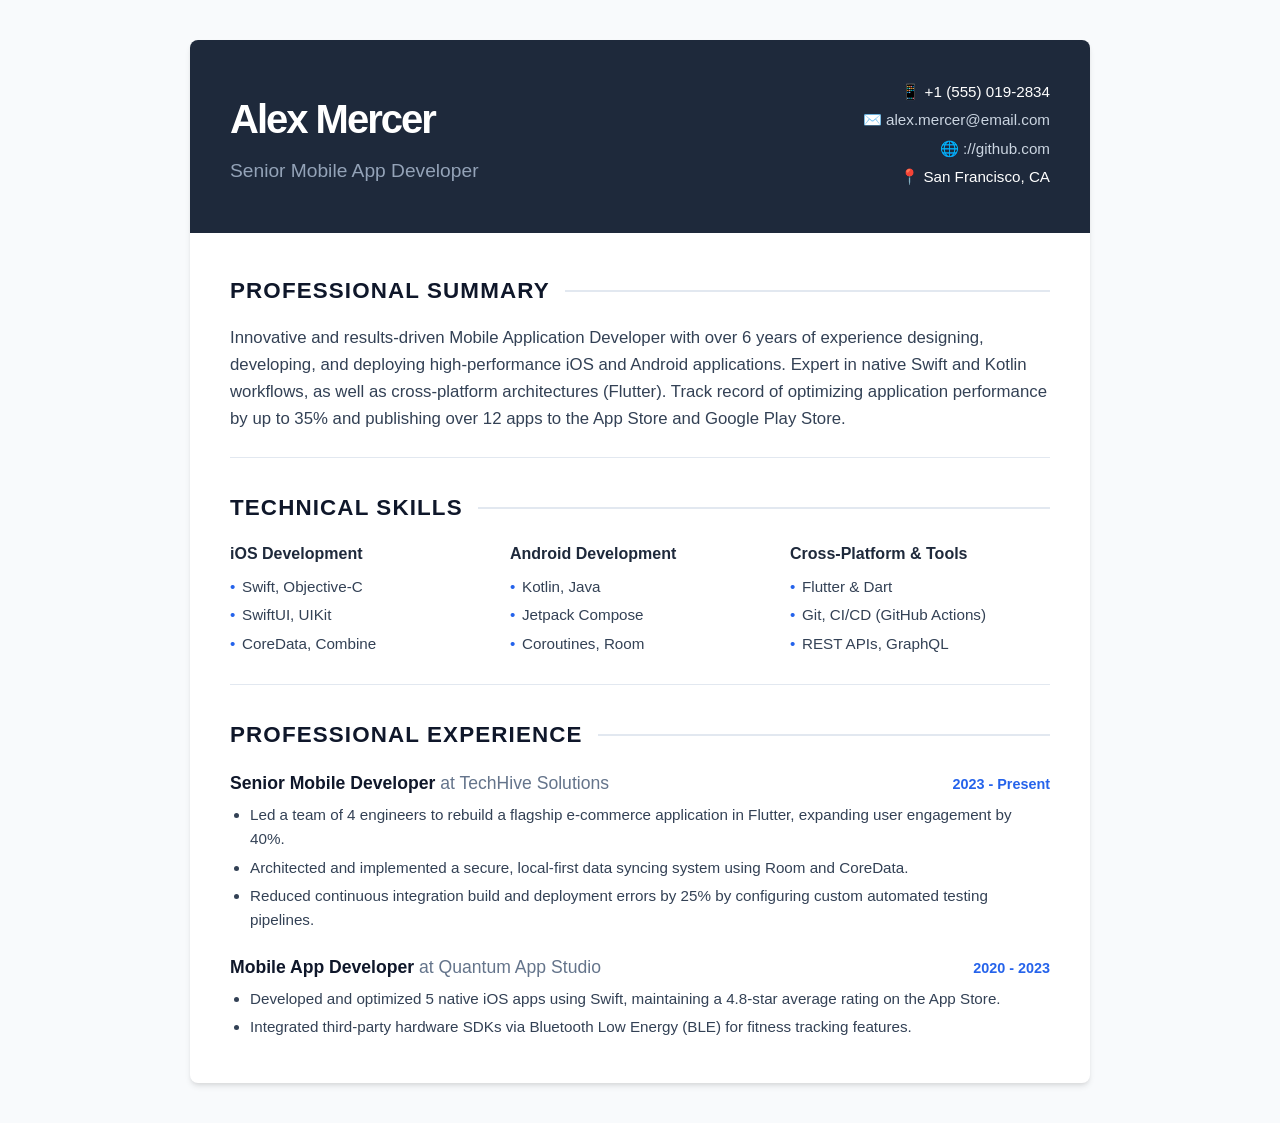
<file: project_no1.html>
<!DOCTYPE html>
<html lang="en">
<head>
    <meta charset="UTF-8">
    <meta name="viewport" content="width=device-width, initial-scale=1.0">
    <title>Alex Mercer | Senior Mobile App Developer CV</title>
    <style>
        /* Base Reset & Variables */
        :root {
            --primary: #1e293b;
            --secondary: #0f172a;
            --accent: #2563eb;
            --text-main: #334155;
            --text-light: #64748b;
            --bg: #f8fafc;
        }

        * {
            margin: 0;
            padding: 0;
            box-sizing: border-box;
        }

        body {
            font-family: -apple-system, BlinkMacSystemFont, "Segoe UI", Roboto, Helvetica, Arial, sans-serif;
            line-height: 1.6;
            background-color: var(--bg);
            color: var(--text-main);
            padding: 40px 20px;
        }

        /* CV Container */
        .cv-container {
            max-width: 900px;
            margin: 0 auto;
            background: #ffffff;
            box-shadow: 0 4px 6px -1px rgba(0, 0, 0, 0.1), 0 2px 4px -1px rgba(0, 0, 0, 0.06);
            border-radius: 8px;
            overflow: hidden;
        }

        /* Header Section */
        header {
            background-color: var(--primary);
            color: #ffffff;
            padding: 40px;
            display: flex;
            justify-content: space-between;
            align-items: center;
            flex-wrap: wrap;
            gap: 20px;
        }

        .header-title h1 {
            font-size: 2.5rem;
            font-weight: 700;
            letter-spacing: -0.05em;
            margin-bottom: 5px;
        }

        .header-title p {
            font-size: 1.2rem;
            color: #94a3b8;
            font-weight: 500;
        }

        .contact-info {
            font-size: 0.95rem;
            text-align: right;
        }

        .contact-info p {
            margin-bottom: 4px;
        }

        .contact-info a {
            color: #cbd5e1;
            text-decoration: none;
        }

        .contact-info a:hover {
            color: #ffffff;
            text-decoration: underline;
        }

        /* Main Content Layout */
        .main-content {
            padding: 40px;
            display: grid;
            grid-template-columns: 1fr;
            gap: 32px;
        }

        /* Section Styling */
        section {
            border-bottom: 1px solid #e2e8f0;
            padding-bottom: 24px;
        }

        section:last-child {
            border-bottom: none;
            padding-bottom: 0;
        }

        h2 {
            font-size: 1.4rem;
            color: var(--secondary);
            margin-bottom: 16px;
            text-transform: uppercase;
            letter-spacing: 0.05em;
            display: flex;
            align-items: center;
        }

        h2::after {
            content: '';
            flex: 1;
            margin-left: 15px;
            height: 2px;
            background-color: #e2e8f0;
        }

        p.summary {
            font-size: 1.05rem;
            color: var(--text-main);
        }

        /* Grid for Skills */
        .skills-grid {
            display: grid;
            grid-template-columns: repeat(auto-fit, minmax(200px, 1fr));
            gap: 20px;
        }

        .skills-category h3 {
            font-size: 1rem;
            color: var(--primary);
            margin-bottom: 8px;
        }

        .skills-category ul {
            list-style: none;
        }

        .skills-category li {
            font-size: 0.95rem;
            margin-bottom: 4px;
            color: var(--text-main);
            padding-left: 12px;
            position: relative;
        }

        .skills-category li::before {
            content: "•";
            color: var(--accent);
            position: absolute;
            left: 0;
        }

        /* Experience & Education Items */
        .timeline-item {
            margin-bottom: 20px;
        }

        .timeline-item:last-child {
            margin-bottom: 0;
        }

        .timeline-header {
            display: flex;
            justify-content: space-between;
            align-items: baseline;
            flex-wrap: wrap;
            margin-bottom: 6px;
        }

        .job-title {
            font-size: 1.1rem;
            font-weight: 600;
            color: var(--secondary);
        }

        .job-title span {
            font-weight: 400;
            color: var(--text-light);
        }

        .timeline-date {
            font-size: 0.9rem;
            color: var(--accent);
            font-weight: 600;
        }

        .timeline-item ul {
            padding-left: 20px;
            margin-top: 6px;
        }

        .timeline-item li {
            font-size: 0.95rem;
            margin-bottom: 4px;
            color: var(--text-main);
        }

        /* Responsive Breakpoints */
        @media (max-width: 768px) {
            body {
                padding: 10px;
            }
            header {
                flex-direction: column;
                align-items: flex-start;
                padding: 24px;
            }
            .contact-info {
                text-align: left;
                font-size: 0.9rem;
            }
            .main-content {
                padding: 24px;
            }
            .header-title h1 {
                font-size: 2rem;
            }
        }
    </style>
</head>
<body>

    <div class="cv-container">
        <!-- Header -->
        <header>
            <div class="header-title">
                <h1>Alex Mercer</h1>
                <p>Senior Mobile App Developer</p>
            </div>
            <div class="contact-info">
                <p>📱 +1 (555) 019-2834</p>
                <p>✉️ <a href="mailto:alex.mercer@email.com">alex.mercer@email.com</a></p>
                <p>🌐 <a href="https://github.com" target="_blank">://github.com</a></p>
                <p>📍 San Francisco, CA</p>
            </div>
        </header>

        <!-- Main Content -->
        <div class="main-content">
            
            <!-- Summary -->
            <section id="profile">
                <h2>Professional Summary</h2>
                <p class="summary">
                    Innovative and results-driven Mobile Application Developer with over 6 years of experience designing, developing, and deploying high-performance iOS and Android applications. Expert in native Swift and Kotlin workflows, as well as cross-platform architectures (Flutter). Track record of optimizing application performance by up to 35% and publishing over 12 apps to the App Store and Google Play Store.
                </p>
            </section>

            <!-- Technical Skills -->
            <section id="skills">
                <h2>Technical Skills</h2>
                <div class="skills-grid">
                    <div class="skills-category">
                        <h3>iOS Development</h3>
                        <ul>
                            <li>Swift, Objective-C</li>
                            <li>SwiftUI, UIKit</li>
                            <li>CoreData, Combine</li>
                        </ul>
                    </div>
                    <div class="skills-category">
                        <h3>Android Development</h3>
                        <ul>
                            <li>Kotlin, Java</li>
                            <li>Jetpack Compose</li>
                            <li>Coroutines, Room</li>
                        </ul>
                    </div>
                    <div class="skills-category">
                        <h3>Cross-Platform & Tools</h3>
                        <ul>
                            <li>Flutter & Dart</li>
                            <li>Git, CI/CD (GitHub Actions)</li>
                            <li>REST APIs, GraphQL</li>
                        </ul>
                    </div>
                </div>
            </section>

            <!-- Work Experience -->
            <section id="experience">
                <h2>Professional Experience</h2>
                
                <div class="timeline-item">
                    <div class="timeline-header">
                        <div class="job-title">Senior Mobile Developer <span>at TechHive Solutions</span></div>
                        <div class="timeline-date">2023 - Present</div>
                    </div>
                    <ul>
                        <li>Led a team of 4 engineers to rebuild a flagship e-commerce application in Flutter, expanding user engagement by 40%.</li>
                        <li>Architected and implemented a secure, local-first data syncing system using Room and CoreData.</li>
                        <li>Reduced continuous integration build and deployment errors by 25% by configuring custom automated testing pipelines.</li>
                    </ul>
                </div>

                <div class="timeline-item">
                    <div class="timeline-header">
                        <div class="job-title">Mobile App Developer <span>at Quantum App Studio</span></div>
                        <div class="timeline-date">2020 - 2023</div>
                    </div>
                    <ul>
                        <li>Developed and optimized 5 native iOS apps using Swift, maintaining a 4.8-star average rating on the App Store.</li>
                        <li>Integrated third-party hardware SDKs via Bluetooth Low Energy (BLE) for fitness tracking features.</li>
</file>
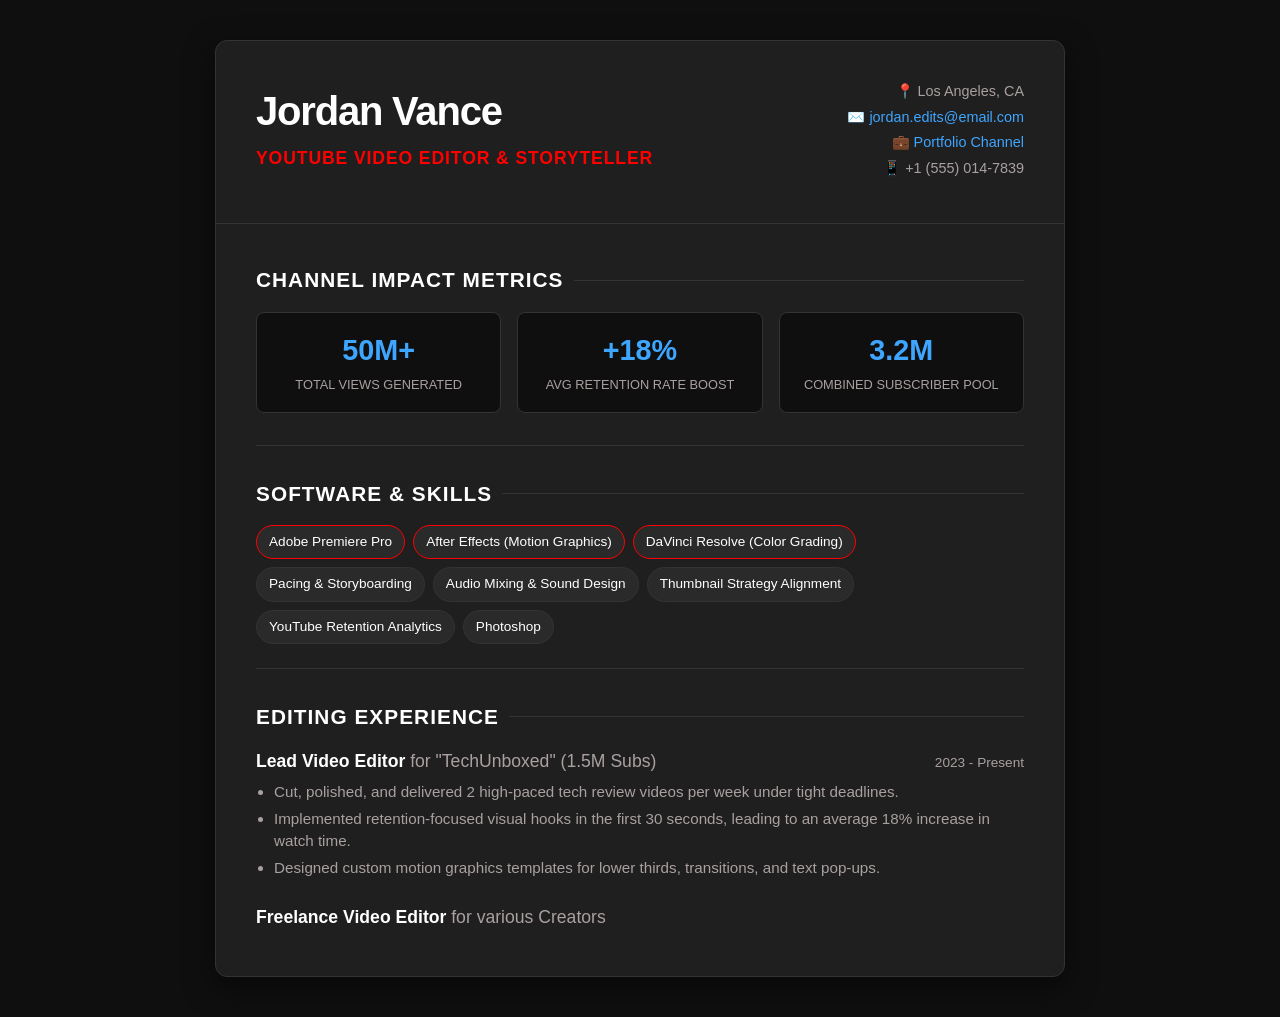
<file: project_no2.html>
<!DOCTYPE html>
<html lang="en">
<head>
    <meta charset="UTF-8">
    <meta name="viewport" content="width=device-width, initial-scale=1.0">
    <title>Jordan Vance | Professional YouTube Editor CV</title>
    <style>
        /* Base Reset & Design Tokens */
        :root {
            --bg-dark: #0f0f0f;
            --bg-card: #1f1f1f;
            --accent-red: #ff0000;
            --accent-blue: #3ea6ff;
            --text-primary: #ffffff;
            --text-secondary: #aaa0a0;
            --border: #333333;
        }

        * {
            margin: 0;
            padding: 0;
            box-sizing: border-box;
        }

        body {
            font-family: -apple-system, BlinkMacSystemFont, "Segoe UI", Roboto, Helvetica, Arial, sans-serif;
            background-color: var(--bg-dark);
            color: var(--text-primary);
            line-height: 1.5;
            padding: 40px 20px;
        }

        /* Container */
        .cv-wrapper {
            max-width: 850px;
            margin: 0 auto;
            background-color: var(--bg-card);
            border: 1px solid var(--border);
            border-radius: 12px;
            overflow: hidden;
            box-shadow: 0 10px 30px rgba(0,0,0,0.5);
        }

        /* Header Section */
        header {
            padding: 40px;
            border-bottom: 1px solid var(--border);
            display: flex;
            justify-content: space-between;
            align-items: flex-start;
            flex-wrap: wrap;
            gap: 20px;
        }

        .header-main h1 {
            font-size: 2.5rem;
            font-weight: 800;
            letter-spacing: -0.03em;
            margin-bottom: 4px;
        }

        .header-main p {
            font-size: 1.1rem;
            color: var(--accent-red);
            font-weight: 600;
            text-transform: uppercase;
            letter-spacing: 0.05em;
        }

        .contact-details {
            font-size: 0.9rem;
            color: var(--text-secondary);
            text-align: right;
        }

        .contact-details p {
            margin-bottom: 4px;
        }

        .contact-details a {
            color: var(--accent-blue);
            text-decoration: none;
        }

        .contact-details a:hover {
            text-decoration: underline;
        }

        /* Main Grid */
        .content-body {
            padding: 40px;
            display: grid;
            grid-template-columns: 1fr;
            gap: 32px;
        }

        section {
            border-bottom: 1px solid var(--border);
            padding-bottom: 24px;
        }

        section:last-child {
            border-bottom: none;
            padding-bottom: 0;
        }

        h2 {
            font-size: 1.3rem;
            color: var(--text-primary);
            margin-bottom: 16px;
            text-transform: uppercase;
            letter-spacing: 0.05em;
            display: flex;
            align-items: center;
            gap: 10px;
        }

        h2::after {
            content: '';
            flex: 1;
            height: 1px;
            background-color: var(--border);
        }

        /* Highlights Row */
        .metrics-bar {
            display: grid;
            grid-template-columns: repeat(auto-fit, minmax(150px, 1fr));
            gap: 16px;
            margin-bottom: 8px;
        }

        .metric-card {
            background-color: var(--bg-dark);
            border: 1px solid var(--border);
            border-radius: 8px;
            padding: 16px;
            text-align: center;
        }

        .metric-card .num {
            font-size: 1.8rem;
            font-weight: 700;
            color: var(--accent-blue);
            display: block;
        }

        .metric-card .label {
            font-size: 0.8rem;
            color: var(--text-secondary);
            text-transform: uppercase;
        }

        /* Skill Badges */
        .skills-container {
            display: flex;
            flex-wrap: wrap;
            gap: 8px;
        }

        .badge {
            background-color: #2a2a2a;
            color: var(--text-primary);
            padding: 6px 12px;
            border-radius: 20px;
            font-size: 0.85rem;
            border: 1px solid var(--border);
        }

        .badge.expert {
            border-color: var(--accent-red);
        }

        /* Experience Elements */
        .job-entry {
            margin-bottom: 24px;
        }

        .job-entry:last-child {
            margin-bottom: 0;
        }

        .job-meta {
            display: flex;
            justify-content: space-between;
            align-items: baseline;
            flex-wrap: wrap;
            margin-bottom: 6px;
        }

        .job-title {
            font-size: 1.1rem;
            font-weight: 700;
        }

        .job-title span {
            font-weight: 400;
            color: var(--text-secondary);
        }

        .job-date {
            font-size: 0.85rem;
            color: var(--text-secondary);
        }

        .job-entry ul {
            padding-left: 18px;
        }

        .job-entry li {
            font-size: 0.95rem;
            color: var(--text-secondary);
            margin-bottom: 4px;
        }

        /* Portfolio Links */
        .portfolio-grid {
            display: grid;
            grid-template-columns: repeat(auto-fit, minmax(220px, 1fr));
            gap: 16px;
        }

        .portfolio-item {
            background-color: var(--bg-dark);
            border: 1px solid var(--border);
            border-radius: 8px;
            padding: 16px;
            text-decoration: none;
            color: inherit;
            transition: transform 0.2s, border-color 0.2s;
        }

        .portfolio-item:hover {
            transform: translateY(-2px);
            border-color: var(--accent-blue);
        }

        .portfolio-item h3 {
            font-size: 0.95rem;
            margin-bottom: 4px;
        }

        .portfolio-item p {
            font-size: 0.8rem;
            color: var(--text-secondary);
        }

        /* Responsive Breakpoints */
        @media (max-width: 600px) {
            header {
                flex-direction: column;
                align-items: flex-start;
                padding: 24px;
            }
            .contact-details {
                text-align: left;
            }
            .content-body {
                padding: 24px;
            }
            .header-main h1 {
                font-size: 2rem;
            }
        }
    </style>
</head>
<body>

    <div class="cv-wrapper">
        <!-- Header Section -->
        <header>
            <div class="header-main">
                <h1>Jordan Vance</h1>
                <p>YouTube Video Editor & Storyteller</p>
            </div>
            <div class="contact-details">
                <p>📍 Los Angeles, CA</p>
                <p>✉️ <a href="mailto:jordan.edits@email.com">jordan.edits@email.com</a></p>
                <p>💼 <a href="https://youtube.com" target="_blank">Portfolio Channel</a></p>
                <p>📱 +1 (555) 014-7839</p>
            </div>
        </header>

        <!-- Main Content -->
        <div class="content-body">
            
            <!-- Key Video Metrics -->
            <section id="metrics">
                <h2>Channel Impact Metrics</h2>
                <div class="metrics-bar">
                    <div class="metric-card">
                        <span class="num">50M+</span>
                        <span class="label">Total Views Generated</span>
                    </div>
                    <div class="metric-card">
                        <span class="num">+18%</span>
                        <span class="label">Avg Retention Rate Boost</span>
                    </div>
                    <div class="metric-card">
                        <span class="num">3.2M</span>
                        <span class="label">Combined Subscriber Pool</span>
                    </div>
                </div>
            </section>

            <!-- Skills Section -->
            <section id="skills">
                <h2>Software & Skills</h2>
                <div class="skills-container">
                    <span class="badge expert">Adobe Premiere Pro</span>
                    <span class="badge expert">After Effects (Motion Graphics)</span>
                    <span class="badge expert">DaVinci Resolve (Color Grading)</span>
                    <span class="badge">Pacing & Storyboarding</span>
                    <span class="badge">Audio Mixing & Sound Design</span>
                    <span class="badge">Thumbnail Strategy Alignment</span>
                    <span class="badge">YouTube Retention Analytics</span>
                    <span class="badge">Photoshop</span>
                </div>
            </section>

            <!-- Professional Experience -->
            <section id="experience">
                <h2>Editing Experience</h2>
                
                <div class="job-entry">
                    <div class="job-meta">
                        <div class="job-title">Lead Video Editor <span>for "TechUnboxed" (1.5M Subs)</span></div>
                        <div class="job-date">2023 - Present</div>
                    </div>
                    <ul>
                        <li>Cut, polished, and delivered 2 high-paced tech review videos per week under tight deadlines.</li>
                        <li>Implemented retention-focused visual hooks in the first 30 seconds, leading to an average 18% increase in watch time.</li>
                        <li>Designed custom motion graphics templates for lower thirds, transitions, and text pop-ups.</li>
                    </ul>
                </div>

                <div class="job-entry">
                    <div class="job-meta">
                        <div class="job-title">Freelance Video Editor <span>for various Creators</span></div>
</file>
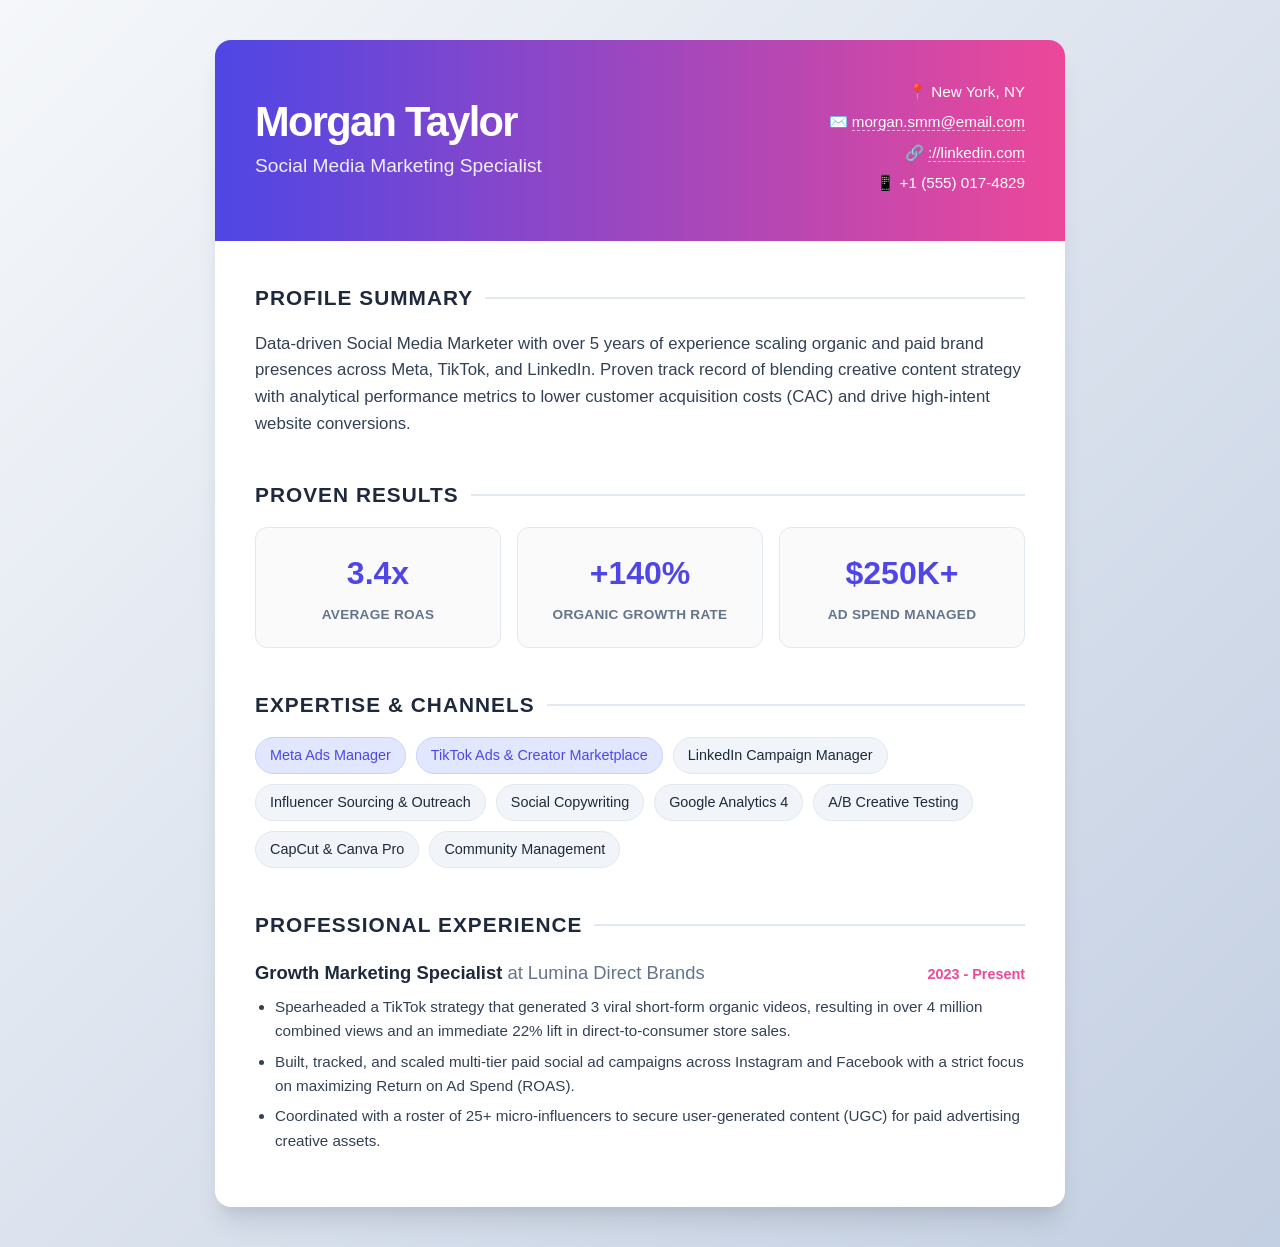
<file: project_no3.html>
<!DOCTYPE html>
<html lang="en">
<head>
    <meta charset="UTF-8">
    <meta name="viewport" content="width=device-width, initial-scale=1.0">
    <title>Morgan Taylor | Social Media Marketing Specialist CV</title>
    <style>
        /* Base Reset & Brand Colors */
        :root {
            --bg-gradient: linear-gradient(135deg, #f5f7fa 0%, #c3cfe2 100%);
            --primary: #4f46e5; /* Indigo */
            --secondary: #ec4899; /* Pink */
            --dark: #1e293b;
            --light-bg: #ffffff;
            --text-main: #334155;
            --text-muted: #64748b;
            --border: #e2e8f0;
        }

        * {
            margin: 0;
            padding: 0;
            box-sizing: border-box;
        }

        body {
            font-family: -apple-system, BlinkMacSystemFont, "Segoe UI", Roboto, Helvetica, Arial, sans-serif;
            background: var(--bg-gradient);
            color: var(--text-main);
            line-height: 1.6;
            padding: 40px 20px;
            min-height: 100vh;
        }

        /* Container */
        .cv-card {
            max-width: 850px;
            margin: 0 auto;
            background: var(--light-bg);
            border-radius: 16px;
            overflow: hidden;
            box-shadow: 0 20px 25px -5px rgba(0, 0, 0, 0.1), 0 10px 10px -5px rgba(0, 0, 0, 0.04);
        }

        /* Header Layout */
        header {
            background: linear-gradient(90deg, var(--primary), var(--secondary));
            color: #ffffff;
            padding: 40px;
            display: flex;
            justify-content: space-between;
            align-items: center;
            flex-wrap: wrap;
            gap: 24px;
        }

        .header-left h1 {
            font-size: 2.6rem;
            font-weight: 800;
            letter-spacing: -0.04em;
            line-height: 1.1;
        }

        .header-left p {
            font-size: 1.2rem;
            color: rgba(255, 255, 255, 0.9);
            font-weight: 500;
            margin-top: 6px;
        }

        .header-right {
            font-size: 0.95rem;
            text-align: right;
        }

        .header-right p {
            margin-bottom: 6px;
        }

        .header-right a {
            color: #ffffff;
            text-decoration: none;
            border-bottom: 1px dashed rgba(255, 255, 255, 0.6);
        }

        .header-right a:hover {
            border-bottom-style: solid;
        }

        /* Main Grid Wrapper */
        .cv-body {
            padding: 40px;
            display: flex;
            flex-direction: column;
            gap: 32px;
        }

        /* Sections structure */
        section {
            padding-bottom: 8px;
        }

        h2 {
            font-size: 1.3rem;
            color: var(--dark);
            margin-bottom: 16px;
            text-transform: uppercase;
            letter-spacing: 0.05em;
            display: flex;
            align-items: center;
            gap: 12px;
        }

        h2::after {
            content: '';
            flex: 1;
            height: 2px;
            background-color: var(--border);
        }

        p.intro {
            font-size: 1.05rem;
            color: var(--text-main);
        }

        /* KPI / Metric Grid */
        .kpi-grid {
            display: grid;
            grid-template-columns: repeat(auto-fit, minmax(180px, 1fr));
            gap: 16px;
        }

        .kpi-card {
            border: 1px solid var(--border);
            border-radius: 12px;
            padding: 20px;
            text-align: center;
            background-color: #fafafa;
        }

        .kpi-card .number {
            font-size: 2rem;
            font-weight: 800;
            color: var(--primary);
            display: block;
            margin-bottom: 2px;
        }

        .kpi-card .label {
            font-size: 0.85rem;
            color: var(--text-muted);
            font-weight: 600;
            text-transform: uppercase;
            letter-spacing: 0.02em;
        }

        /* Channels & Competencies Tags */
        .tags-wrapper {
            display: flex;
            flex-wrap: wrap;
            gap: 10px;
        }

        .tag {
            background-color: #f1f5f9;
            color: var(--dark);
            padding: 6px 14px;
            border-radius: 30px;
            font-size: 0.9rem;
            font-weight: 500;
            border: 1px solid var(--border);
        }

        .tag.highlight {
            background-color: #e0e7ff;
            color: var(--primary);
            border-color: #c7d2fe;
        }

        /* Experience Timeline Elements */
        .exp-item {
            margin-bottom: 24px;
        }

        .exp-item:last-child {
            margin-bottom: 0;
        }

        .exp-meta {
            display: flex;
            justify-content: space-between;
            align-items: baseline;
            flex-wrap: wrap;
            margin-bottom: 8px;
        }

        .exp-title {
            font-size: 1.15rem;
            font-weight: 700;
            color: var(--dark);
        }

        .exp-title span {
            font-weight: 400;
            color: var(--text-muted);
        }

        .exp-date {
            font-size: 0.9rem;
            color: var(--secondary);
            font-weight: 700;
        }

        .exp-item ul {
            padding-left: 20px;
        }

        .exp-item li {
            font-size: 0.95rem;
            color: var(--text-main);
            margin-bottom: 6px;
        }

        /* Responsive Breakpoints */
        @media (max-width: 650px) {
            body {
                padding: 12px;
            }
            header {
                flex-direction: column;
                align-items: flex-start;
                padding: 24px;
            }
            .header-right {
                text-align: left;
                font-size: 0.9rem;
            }
            .cv-body {
                padding: 24px;
            }
            .header-left h1 {
                font-size: 2rem;
            }
        }
    </style>
</head>
<body>

    <div class="cv-card">
        <!-- Header -->
        <header>
            <div class="header-left">
                <h1>Morgan Taylor</h1>
                <p>Social Media Marketing Specialist</p>
            </div>
            <div class="header-right">
                <p>📍 New York, NY</p>
                <p>✉️ <a href="mailto:morgan.smm@email.com">morgan.smm@email.com</a></p>
                <p>🔗 <a href="https://linkedin.com" target="_blank">://linkedin.com</a></p>
                <p>📱 +1 (555) 017-4829</p>
            </div>
        </header>

        <!-- Main Body -->
        <div class="cv-body">
            
            <!-- Executive Summary -->
            <section id="summary">
                <h2>Profile Summary</h2>
                <p class="intro">
                    Data-driven Social Media Marketer with over 5 years of experience scaling organic and paid brand presences across Meta, TikTok, and LinkedIn. Proven track record of blending creative content strategy with analytical performance metrics to lower customer acquisition costs (CAC) and drive high-intent website conversions.
                </p>
            </section>

            <!-- Key Metric Highlights -->
            <section id="metrics">
                <h2>Proven Results</h2>
                <div class="kpi-grid">
                    <div class="kpi-card">
                        <span class="number">3.4x</span>
                        <span class="label">Average ROAS</span>
                    </div>
                    <div class="kpi-card">
                        <span class="number">+140%</span>
                        <span class="label">Organic Growth Rate</span>
                    </div>
                    <div class="kpi-card">
                        <span class="number">$250K+</span>
                        <span class="label">Ad Spend Managed</span>
                    </div>
                </div>
            </section>

            <!-- Channels & Core Competencies -->
            <section id="skills">
                <h2>Expertise & Channels</h2>
                <div class="tags-wrapper">
                    <span class="tag highlight">Meta Ads Manager</span>
                    <span class="tag highlight">TikTok Ads & Creator Marketplace</span>
                    <span class="tag">LinkedIn Campaign Manager</span>
                    <span class="tag">Influencer Sourcing & Outreach</span>
                    <span class="tag">Social Copywriting</span>
                    <span class="tag">Google Analytics 4</span>
                    <span class="tag">A/B Creative Testing</span>
                    <span class="tag">CapCut & Canva Pro</span>
                    <span class="tag">Community Management</span>
                </div>
            </section>

            <!-- Professional Experience -->
            <section id="experience">
                <h2>Professional Experience</h2>
                
                <div class="exp-item">
                    <div class="exp-meta">
                        <div class="exp-title">Growth Marketing Specialist <span>at Lumina Direct Brands</span></div>
                        <div class="exp-date">2023 - Present</div>
                    </div>
                    <ul>
                        <li>Spearheaded a TikTok strategy that generated 3 viral short-form organic videos, resulting in over 4 million combined views and an immediate 22% lift in direct-to-consumer store sales.</li>
                        <li>Built, tracked, and scaled multi-tier paid social ad campaigns across Instagram and Facebook with a strict focus on maximizing Return on Ad Spend (ROAS).</li>
                        <li>Coordinated with a roster of 25+ micro-influencers to secure user-generated content (UGC) for paid advertising creative assets.</li>
</file>
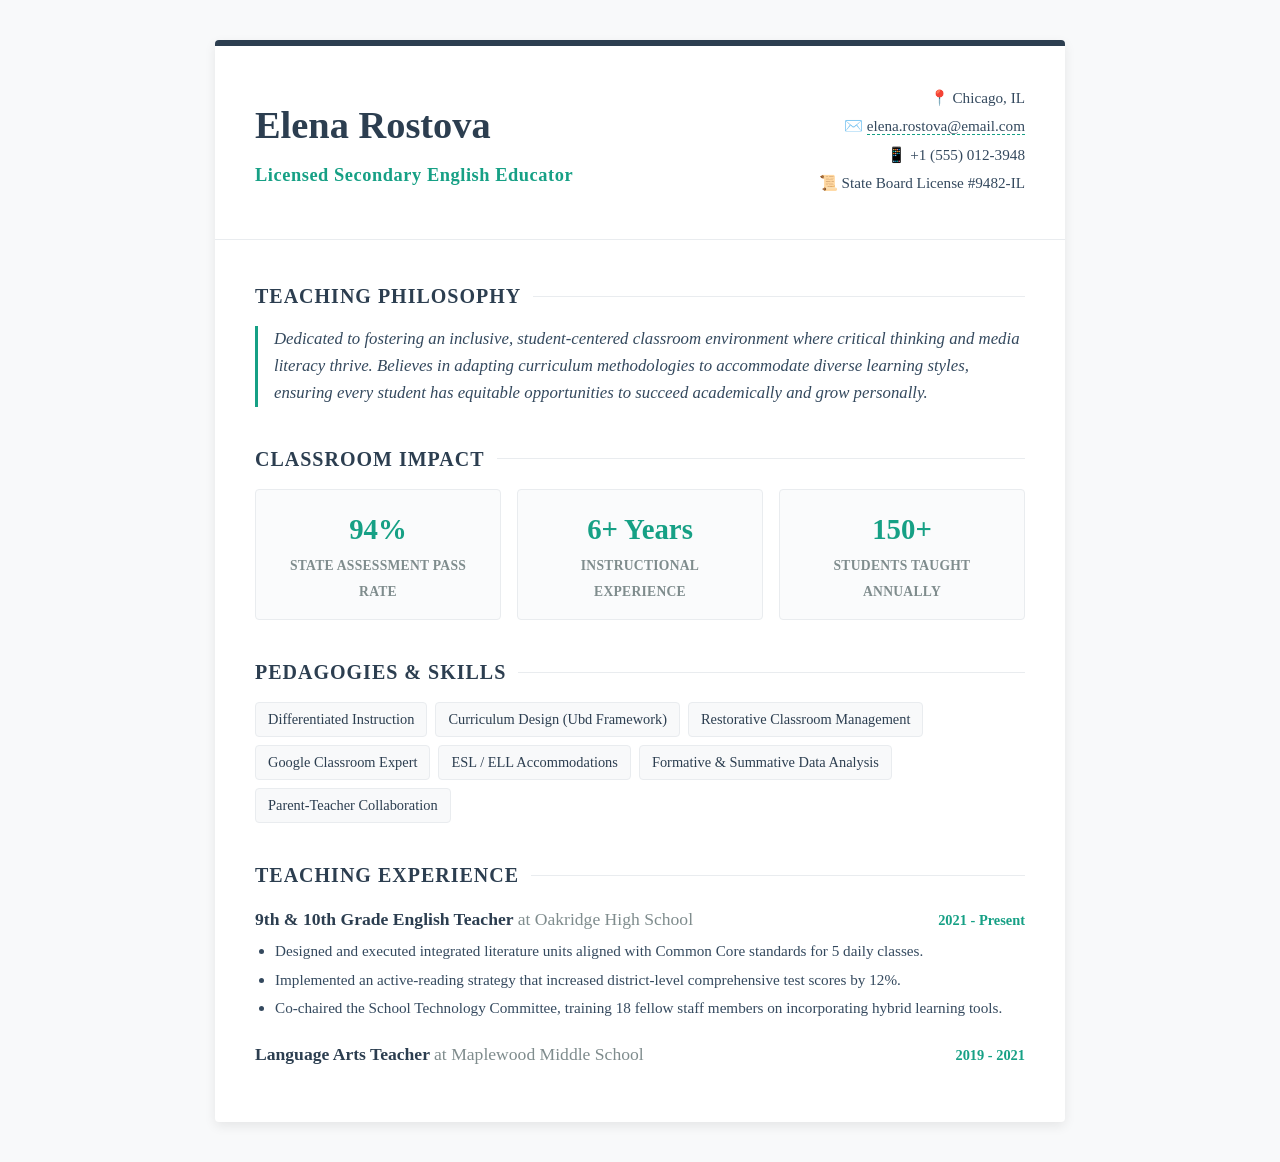
<file: project_no4.html>
<!DOCTYPE html>
<html lang="en">
<head>
    <meta charset="UTF-8">
    <meta name="viewport" content="width=device-width, initial-scale=1.0">
    <title>Elena Rostova | Professional Educator CV</title>
    <style>
        /* Base Reset & Variables */
        :root {
            --primary-slate: #2c3e50;
            --accent-teal: #16a085;
            --text-dark: #34495e;
            --text-muted: #7f8c8d;
            --bg-light: #f8f9fa;
            --border-color: #e9ecef;
        }

        * {
            margin: 0;
            padding: 0;
            box-sizing: border-box;
        }

        body {
            font-family: -apple-system, BlinkMacSystemFont, "Segoe UI", Roboto, Georgia, serif;
            line-height: 1.6;
            background-color: var(--bg-light);
            color: var(--text-dark);
            padding: 40px 20px;
        }

        /* CV Container */
        .cv-box {
            max-width: 850px;
            margin: 0 auto;
            background: #ffffff;
            border-top: 6px solid var(--primary-slate);
            border-radius: 4px;
            box-shadow: 0 4px 12px rgba(0, 0, 0, 0.08);
            overflow: hidden;
        }

        /* Header Styling */
        header {
            padding: 40px;
            background-color: #ffffff;
            border-bottom: 1px solid var(--border-color);
            display: flex;
            justify-content: space-between;
            align-items: center;
            flex-wrap: wrap;
            gap: 20px;
        }

        .header-left h1 {
            font-size: 2.4rem;
            color: var(--primary-slate);
            font-weight: 700;
            margin-bottom: 4px;
        }

        .header-left p {
            font-size: 1.15rem;
            color: var(--accent-teal);
            font-weight: 600;
            letter-spacing: 0.03em;
        }

        .header-right {
            font-size: 0.95rem;
            text-align: right;
            color: var(--text-dark);
        }

        .header-right p {
            margin-bottom: 4px;
        }

        .header-right a {
            color: var(--text-dark);
            text-decoration: none;
            border-bottom: 1px dashed var(--accent-teal);
        }

        /* Layout Main Body */
        .cv-body {
            padding: 40px;
            display: flex;
            flex-direction: column;
            gap: 28px;
        }

        section {
            padding-bottom: 8px;
        }

        h2 {
            font-size: 1.25rem;
            color: var(--primary-slate);
            margin-bottom: 14px;
            text-transform: uppercase;
            letter-spacing: 0.05em;
            display: flex;
            align-items: center;
            gap: 12px;
        }

        h2::after {
            content: '';
            flex: 1;
            height: 1px;
            background-color: var(--border-color);
        }

        .philosophy-text {
            font-style: italic;
            font-size: 1.05rem;
            color: var(--text-dark);
            border-left: 3px solid var(--accent-teal);
            padding-left: 16px;
        }

        /* Highlights Grid */
        .stats-row {
            display: grid;
            grid-template-columns: repeat(auto-fit, minmax(180px, 1fr));
            gap: 16px;
        }

        .stat-card {
            background-color: #fafbfc;
            border: 1px solid var(--border-color);
            padding: 16px;
            border-radius: 4px;
            text-align: center;
        }

        .stat-card .value {
            font-size: 1.8rem;
            font-weight: 700;
            color: var(--accent-teal);
            display: block;
        }

        .stat-card .desc {
            font-size: 0.85rem;
            color: var(--text-muted);
            text-transform: uppercase;
            letter-spacing: 0.02em;
            font-weight: 600;
        }

        /* Pedagogies / Skills Tags */
        .skills-flex {
            display: flex;
            flex-wrap: wrap;
            gap: 8px;
        }

        .skill-tag {
            background-color: var(--bg-light);
            color: var(--primary-slate);
            padding: 5px 12px;
            border-radius: 4px;
            font-size: 0.9rem;
            border: 1px solid var(--border-color);
            font-weight: 500;
        }

        /* Experience Timeline Elements */
        .history-item {
            margin-bottom: 20px;
        }

        .history-item:last-child {
            margin-bottom: 0;
        }

        .history-meta {
            display: flex;
            justify-content: space-between;
            align-items: baseline;
            flex-wrap: wrap;
            margin-bottom: 6px;
        }

        .role-title {
            font-size: 1.1rem;
            font-weight: 700;
            color: var(--primary-slate);
        }

        .role-title span {
            font-weight: 400;
            color: var(--text-muted);
        }

        .timeline-date {
            font-size: 0.9rem;
            color: var(--accent-teal);
            font-weight: 600;
        }

        .history-item ul {
            padding-left: 20px;
            margin-top: 4px;
        }

        .history-item li {
            font-size: 0.95rem;
            color: var(--text-dark);
            margin-bottom: 4px;
        }

        /* Responsive Breakpoints */
        @media (max-width: 650px) {
            body {
                padding: 10px;
            }
            header {
                flex-direction: column;
                align-items: flex-start;
                padding: 24px;
            }
            .header-right {
                text-align: left;
                font-size: 0.9rem;
            }
            .cv-body {
                padding: 24px;
            }
            .header-left h1 {
                font-size: 2rem;
            }
        }
    </style>
</head>
<body>

    <div class="cv-box">
        <!-- Header -->
        <header>
            <div class="header-left">
                <h1>Elena Rostova</h1>
                <p>Licensed Secondary English Educator</p>
            </div>
            <div class="header-right">
                <p>📍 Chicago, IL</p>
                <p>✉️ <a href="mailto:elena.rostova@email.com">elena.rostova@email.com</a></p>
                <p>📱 +1 (555) 012-3948</p>
                <p>📜 State Board License #9482-IL</p>
            </div>
        </header>

        <!-- Main Body Content -->
        <div class="cv-body">
            
            <!-- Teaching Philosophy Statement -->
            <section id="philosophy">
                <h2>Teaching Philosophy</h2>
                <p class="philosophy-text">
                    Dedicated to fostering an inclusive, student-centered classroom environment where critical thinking and media literacy thrive. Believes in adapting curriculum methodologies to accommodate diverse learning styles, ensuring every student has equitable opportunities to succeed academically and grow personally.
                </p>
            </section>

            <!-- Classroom Metrics Overview -->
            <section id="metrics">
                <h2>Classroom Impact</h2>
                <div class="stats-row">
                    <div class="stat-card">
                        <span class="value">94%</span>
                        <span class="desc">State Assessment Pass Rate</span>
                    </div>
                    <div class="stat-card">
                        <span class="value">6+ Years</span>
                        <span class="desc">Instructional Experience</span>
                    </div>
                    <div class="stat-card">
                        <span class="value">150+</span>
                        <span class="desc">Students Taught Annually</span>
                    </div>
                </div>
            </section>

            <!-- Core Methodologies / Competencies -->
            <section id="skills">
                <h2>Pedagogies & Skills</h2>
                <div class="skills-flex">
                    <span class="skill-tag">Differentiated Instruction</span>
                    <span class="skill-tag">Curriculum Design (Ubd Framework)</span>
                    <span class="skill-tag">Restorative Classroom Management</span>
                    <span class="skill-tag">Google Classroom Expert</span>
                    <span class="skill-tag">ESL / ELL Accommodations</span>
                    <span class="skill-tag">Formative & Summative Data Analysis</span>
                    <span class="skill-tag">Parent-Teacher Collaboration</span>
                </div>
            </section>

            <!-- Professional Teaching Experience -->
            <section id="experience">
                <h2>Teaching Experience</h2>
                
                <div class="history-item">
                    <div class="history-meta">
                        <div class="role-title">9th & 10th Grade English Teacher <span>at Oakridge High School</span></div>
                        <div class="timeline-date">2021 - Present</div>
                    </div>
                    <ul>
                        <li>Designed and executed integrated literature units aligned with Common Core standards for 5 daily classes.</li>
                        <li>Implemented an active-reading strategy that increased district-level comprehensive test scores by 12%.</li>
                        <li>Co-chaired the School Technology Committee, training 18 fellow staff members on incorporating hybrid learning tools.</li>
                    </ul>
                </div>

                <div class="history-item">
                    <div class="history-meta">
                        <div class="role-title">Language Arts Teacher <span>at Maplewood Middle School</span></div>
                        <div class="timeline-date">2019 - 2021</div>
                    </div>
</file>
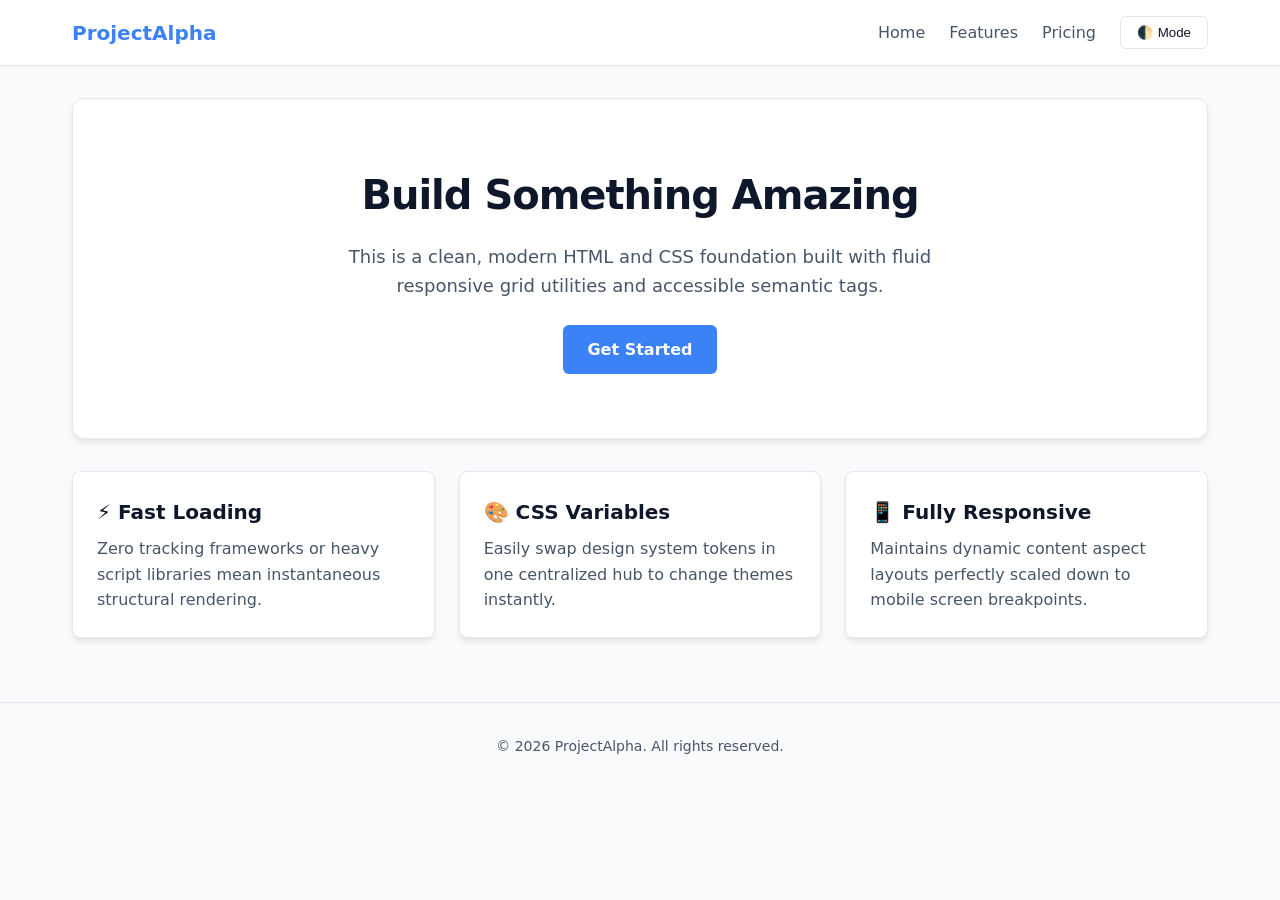
<file: prototype.html>
<!DOCTYPE html>
<html lang="en">
<head>
    <meta charset="UTF-8">
    <meta name="viewport" content="width=device-width, initial-scale=1.0">
    <title>Modern HTML5 Template</title>
    <style>
        /* Modern Design System Reset */
        :root {
            --bg-primary: #ffffff;
            --bg-secondary: #f8fafc;
            --text-primary: #0f172a;
            --text-secondary: #475569;
            --accent: #3b82f6;
            --accent-hover: #1d4ed8;
            --border: #e2e8f0;
            --card-shadow: 0 4px 6px -1px rgb(0 0 0 / 0.1);
        }

        /* Dark Mode Override Tokens */
        [data-theme="dark"] {
            --bg-primary: #0f172a;
            --bg-secondary: #1e293b;
            --text-primary: #f8fafc;
            --text-secondary: #94a3b8;
            --border: #334155;
            --card-shadow: 0 4px 6px -1px rgb(0 0 0 / 0.5);
        }

        * {
            margin: 0;
            padding: 0;
            box-sizing: border-box;
            transition: background-color 0.2s, color 0.2s;
        }

        body {
            font-family: system-ui, -apple-system, sans-serif;
            background-color: var(--bg-secondary);
            color: var(--text-primary);
            line-height: 1.6;
        }

        /* Navigation Header */
        header {
            background-color: var(--bg-primary);
            border-bottom: 1px solid var(--border);
            position: sticky;
            top: 0;
            z-index: 100;
        }

        .nav-container {
            max-width: 1200px;
            margin: 0 auto;
            padding: 1rem 2rem;
            display: flex;
            justify-content: space-between;
            align-items: center;
        }

        .logo {
            font-weight: 700;
            font-size: 1.25rem;
            color: var(--accent);
            text-decoration: none;
        }

        .nav-links {
            display: flex;
            gap: 1.5rem;
            align-items: center;
            list-style: none;
        }

        .nav-links a {
            text-decoration: none;
            color: var(--text-secondary);
            font-weight: 500;
        }

        .nav-links a:hover {
            color: var(--accent);
        }

        .theme-toggle {
            background: none;
            border: 1px solid var(--border);
            padding: 0.5rem 1rem;
            border-radius: 0.375rem;
            cursor: pointer;
            color: var(--text-primary);
            font-weight: 500;
        }

        /* Main Content Layout */
        main {
            max-width: 1200px;
            margin: 2rem auto;
            padding: 0 2rem;
        }

        .hero-section {
            text-align: center;
            padding: 4rem 1rem;
            background-color: var(--bg-primary);
            border-radius: 0.75rem;
            border: 1px solid var(--border);
            box-shadow: var(--card-shadow);
            margin-bottom: 2rem;
        }

        .hero-section h1 {
            font-size: 2.5rem;
            margin-bottom: 1rem;
            letter-spacing: -0.025em;
        }

        .hero-section p {
            color: var(--text-secondary);
            font-size: 1.125rem;
            max-width: 600px;
            margin: 0 auto 1.5rem;
        }

        .btn {
            display: inline-block;
            background-color: var(--accent);
            color: white;
            padding: 0.75rem 1.5rem;
            border-radius: 0.375rem;
            text-decoration: none;
            font-weight: 600;
        }

        .btn:hover {
            background-color: var(--accent-hover);
        }

        /* Cards Grid */
        .grid {
            display: grid;
            grid-template-columns: repeat(auto-fit, minmax(300px, 1fr));
            gap: 1.5rem;
        }

        .card {
            background-color: var(--bg-primary);
            border: 1px solid var(--border);
            border-radius: 0.5rem;
            padding: 1.5rem;
            box-shadow: var(--card-shadow);
        }

        .card h2 {
            margin-bottom: 0.5rem;
            font-size: 1.25rem;
        }

        .card p {
            color: var(--text-secondary);
        }

        /* Footer */
        footer {
            text-align: center;
            padding: 2rem;
            color: var(--text-secondary);
            font-size: 0.875rem;
            margin-top: 4rem;
            border-top: 1px solid var(--border);
        }

        /* Mobile Breakpoints */
        @media (max-width: 640px) {
            .nav-links {
                display: none; /* Simplifies layout for small screens */
            }
            .hero-section h1 {
                font-size: 2rem;
            }
        }
    </style>
</head>
<body>

    <!-- Header Navigation -->
    <header>
        <nav class="nav-container">
            <a href="#" class="logo">ProjectAlpha</a>
            <ul class="nav-links">
                <li><a href="#">Home</a></li>
                <li><a href="#">Features</a></li>
                <li><a href="#">Pricing</a></li>
                <li><button class="theme-toggle" onclick="toggleTheme()">🌓 Mode</button></li>
            </ul>
        </nav>
    </header>

    <!-- Main Content Arena -->
    <main>
        <!-- Hero Section -->
        <section class="hero-section">
            <h1>Build Something Amazing</h1>
            <p>This is a clean, modern HTML and CSS foundation built with fluid responsive grid utilities and accessible semantic tags.</p>
            <a href="#" class="btn">Get Started</a>
        </section>

        <!-- Feature Grid -->
        <section class="grid">
            <div class="card">
                <h2>⚡ Fast Loading</h2>
                <p>Zero tracking frameworks or heavy script libraries mean instantaneous structural rendering.</p>
            </div>
            <div class="card">
                <h2>🎨 CSS Variables</h2>
                <p>Easily swap design system tokens in one centralized hub to change themes instantly.</p>
            </div>
            <div class="card">
                <h2>📱 Fully Responsive</h2>
                <p>Maintains dynamic content aspect layouts perfectly scaled down to mobile screen breakpoints.</p>
            </div>
        </section>
    </main>

    <!-- Footer Component -->
    <footer>
        <p>&copy; 2026 ProjectAlpha. All rights reserved.</p>
    </footer>

    <!-- Interactive Theme JavaScript Toggle -->
    <script>
        function toggleTheme() {
            const body = document.documentElement;
            const currentTheme = body.getAttribute('data-theme');
            if (currentTheme === 'dark') {
                body.removeAttribute('data-theme');
            } else {
                body.setAttribute('data-theme', 'dark');
            }
        }
    </script>
</body>
</html>
</file>
